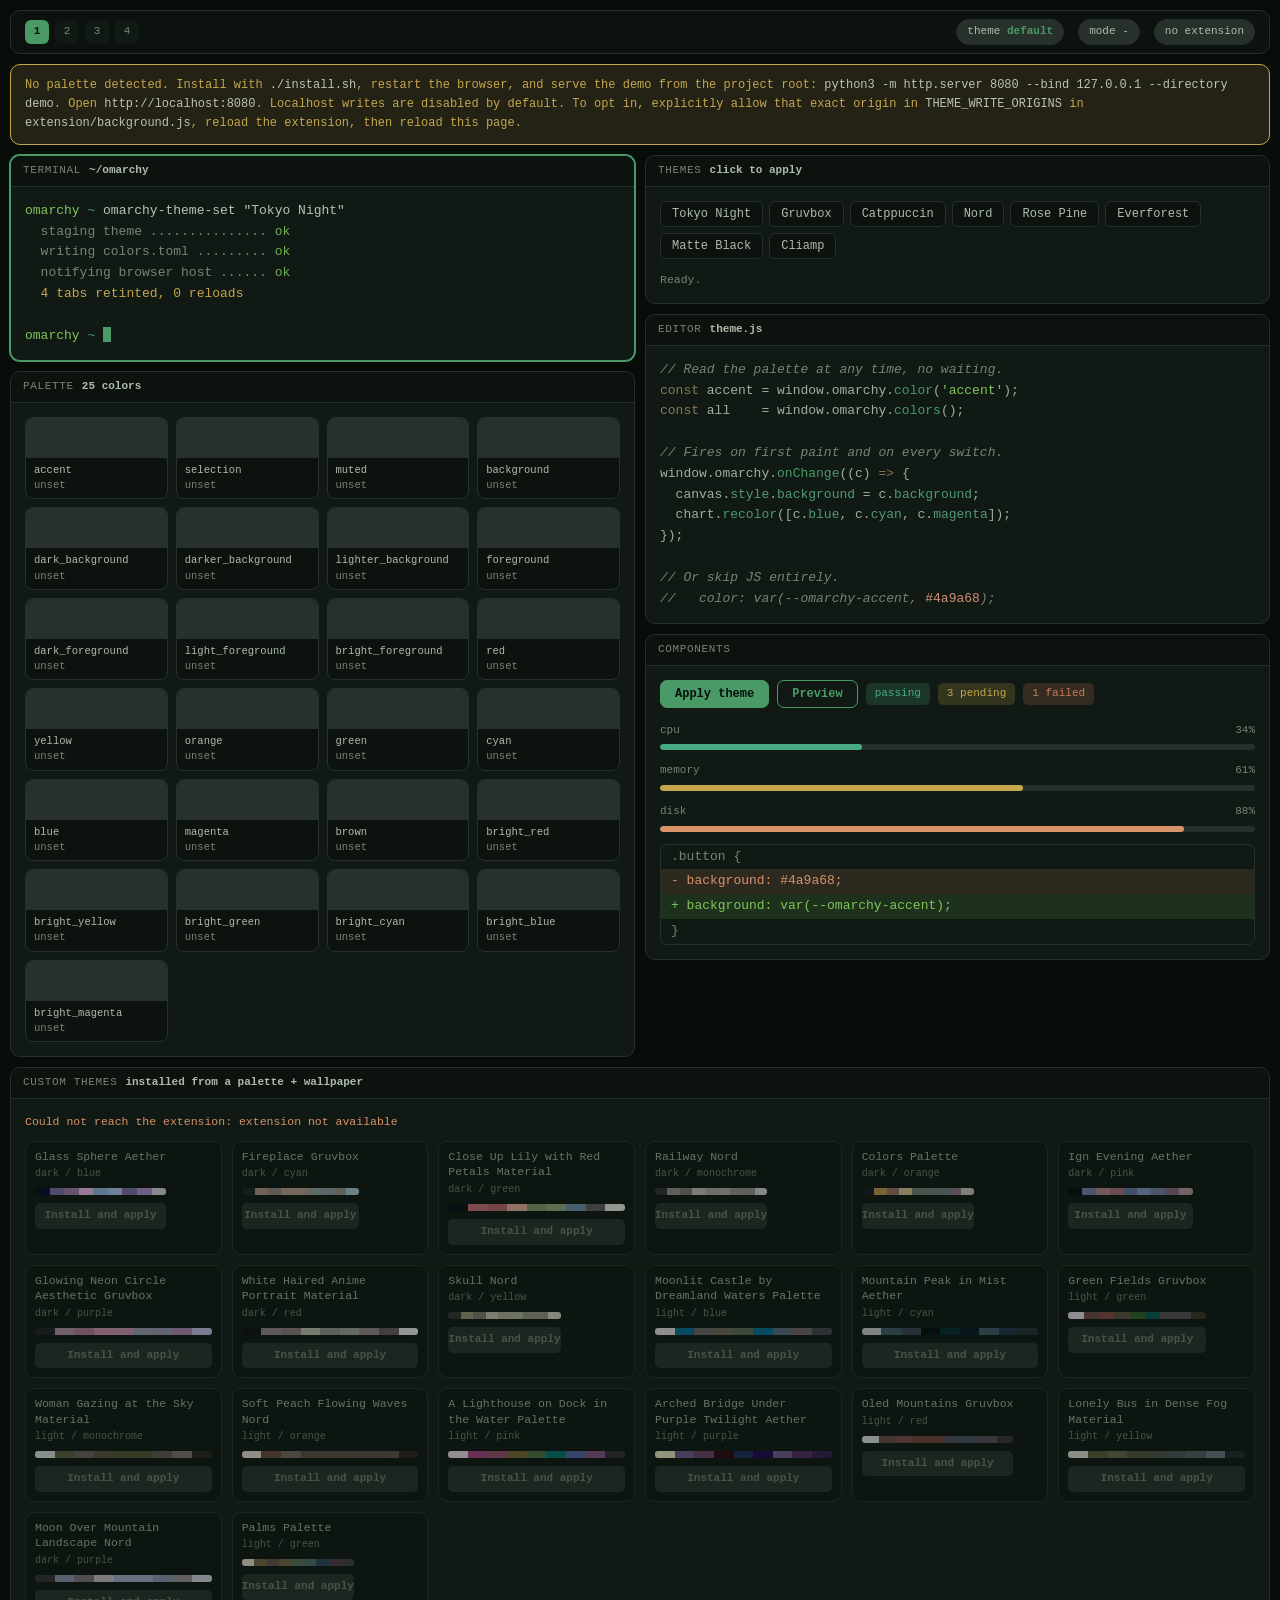
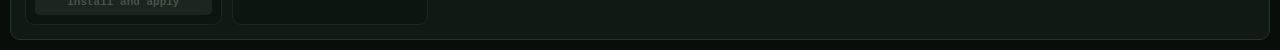
<file: demo/index.html>
<!doctype html>
<html lang="en">
<head>
<meta charset="utf-8">
<meta name="viewport" content="width=device-width, initial-scale=1">
<title>Omarchy Theme Sync | live palette</title>
<style>
  /* Every Omarchy variable is aliased once, with a fallback, so the page still
     looks deliberate on a machine without the extension. Everything below styles
     against the alias and never touches --omarchy-* directly. */
  :root {
    --bg:          var(--omarchy-background,        #101913);
    --bg-dark:     var(--omarchy-dark-background,   #0c130e);
    --bg-darker:   var(--omarchy-darker-background, #080d0a);
    --bg-light:    var(--omarchy-lighter-background,#28302b);
    --fg:          var(--omarchy-foreground,        #a1af9c);
    --fg-dim:      var(--omarchy-dark-foreground,   #798375);
    --fg-light:    var(--omarchy-light-foreground,  #afbbab);
    --fg-bright:   var(--omarchy-bright-foreground, #b9c3b5);
    --accent:      var(--omarchy-accent,            #4a9a68);
    --selection:   var(--omarchy-selection,         #28302b);
    --muted:       var(--omarchy-muted,             #4a684a);
    --red:         var(--omarchy-red,               #c87a5c);
    --yellow:      var(--omarchy-yellow,            #c4a64e);
    --orange:      var(--omarchy-orange,            #d08e74);
    --green:       var(--omarchy-green,             #6aae52);
    --cyan:        var(--omarchy-cyan,              #52987a);
    --blue:        var(--omarchy-blue,              #4a9a68);
    --magenta:     var(--omarchy-magenta,           #8a7856);
    --brown:       var(--omarchy-brown,             #7d5546);
    --b-red:       var(--omarchy-bright-red,        #d89268);
    --b-green:     var(--omarchy-bright-green,      #82c45a);
    --b-cyan:      var(--omarchy-bright-cyan,       #48aa82);

    --gap: 10px;
    --radius: 10px;
    --mono: "CaskaydiaMono Nerd Font", "JetBrainsMono Nerd Font", "Fira Code",
            ui-monospace, SFMono-Regular, Menlo, monospace;
  }

  * { box-sizing: border-box; }

  body {
    margin: 0;
    padding: var(--gap);
    min-height: 100vh;
    background: var(--bg-darker);
    color: var(--fg);
    font: 13px/1.6 var(--mono);
    /* Retint smoothly on a theme switch instead of snapping. */
    transition: background-color .35s ease, color .35s ease;
  }

  /* ---- bar ------------------------------------------------------------- */
  .bar {
    display: flex; align-items: center; gap: 14px;
    padding: 8px 14px; margin-bottom: var(--gap);
    background: var(--bg-dark); border-radius: var(--radius);
    border: 1px solid var(--bg-light);
  }
  .ws { display: flex; gap: 6px; }
  .ws span {
    width: 24px; height: 24px; display: grid; place-items: center;
    border-radius: 6px; color: var(--fg-dim); background: var(--bg);
    font-size: 11px;
  }
  .ws span.on { background: var(--accent); color: var(--bg-darker); font-weight: 700; }
  .bar .spacer { flex: 1; }
  .pill {
    padding: 3px 10px; border-radius: 999px; font-size: 11px;
    background: var(--bg-light); color: var(--fg-light);
    border: 1px solid var(--bg-light);
  }
  #themeName { color: var(--accent); font-weight: 700; }
  .dot { width: 8px; height: 8px; border-radius: 50%; background: var(--fg-dim); }
  .dot.live { background: var(--b-green); box-shadow: 0 0 0 3px color-mix(in srgb, var(--b-green) 25%, transparent); }
  .dot.off  { background: var(--red); }

  /* ---- tiling grid ----------------------------------------------------- */
  .tiles { display: flex; gap: var(--gap); align-items: flex-start; }
  .col { flex: 1; min-width: 0; display: flex; flex-direction: column; gap: var(--gap); }
  @media (max-width: 860px) { .tiles { flex-direction: column; } }

  .win {
    background: var(--bg); border: 1px solid var(--bg-light);
    border-radius: var(--radius); overflow: hidden;
    display: flex; flex-direction: column; min-width: 0;
    transition: border-color .35s ease, background-color .35s ease;
  }
  /* The focused window gets the accent ring, the way a tiling WM marks focus. */
  .win.focus { border-color: var(--accent); box-shadow: 0 0 0 1px var(--accent); }
  .win > header {
    display: flex; align-items: center; gap: 8px;
    padding: 6px 12px; font-size: 11px; letter-spacing: .06em;
    text-transform: uppercase; color: var(--fg-dim);
    background: var(--bg-dark); border-bottom: 1px solid var(--bg-light);
  }
  .win > header b { color: var(--fg-light); font-weight: 600; text-transform: none; letter-spacing: 0; }
  .win .body { padding: 14px; flex: 1; min-width: 0; overflow-x: auto; }

  /* ---- terminal -------------------------------------------------------- */
  .term { white-space: pre-wrap; word-break: break-word; }
  .term .ps { color: var(--b-green); }
  .term .path { color: var(--cyan); }
  .term .cmd { color: var(--fg-bright); }
  .term .ok { color: var(--green); }
  .term .warn { color: var(--yellow); }
  .term .dim { color: var(--fg-dim); }
  .caret {
    display: inline-block; width: 8px; height: 15px; vertical-align: -3px;
    background: var(--accent); animation: blink 1.1s steps(1) infinite;
  }
  @keyframes blink { 50% { opacity: 0; } }

  /* ---- code ------------------------------------------------------------ */
  pre { margin: 0; white-space: pre; }
  .kw { color: var(--magenta); }
  .fn { color: var(--blue); }
  .str { color: var(--b-green); }
  .num { color: var(--orange); }
  .com { color: var(--fg-dim); font-style: italic; }
  .prop { color: var(--cyan); }

  /* ---- swatches -------------------------------------------------------- */
  #swatches { display: grid; grid-template-columns: repeat(auto-fill, minmax(128px, 1fr)); gap: 8px; }
  .sw { border: 1px solid var(--bg-light); border-radius: 8px; overflow: hidden; background: var(--bg-dark); }
  .sw .chip { height: 40px; transition: background-color .35s ease; }
  .sw .meta { padding: 5px 8px; font-size: 10.5px; line-height: 1.45; }
  .sw .k { color: var(--fg-light); display: block; overflow: hidden; text-overflow: ellipsis; }
  .sw .v { color: var(--fg-dim); }

  /* ---- components ------------------------------------------------------ */
  .row { display: flex; flex-wrap: wrap; gap: 8px; align-items: center; margin-bottom: 14px; }
  .btn {
    padding: 6px 14px; border-radius: 7px; border: 1px solid var(--accent);
    background: var(--accent); color: var(--bg-darker); font: 600 12px var(--mono);
    cursor: pointer; transition: background-color .2s ease, color .2s ease;
  }
  .btn.ghost { background: transparent; color: var(--accent); }
  .btn.ghost:hover { background: color-mix(in srgb, var(--accent) 18%, transparent); }
  .tag { padding: 2px 9px; border-radius: 5px; font-size: 11px; }
  .tag.a { background: color-mix(in srgb, var(--b-cyan) 20%, transparent); color: var(--b-cyan); }
  .tag.b { background: color-mix(in srgb, var(--yellow) 20%, transparent); color: var(--yellow); }
  .tag.c { background: color-mix(in srgb, var(--red) 20%, transparent); color: var(--red); }

  .meter { height: 6px; border-radius: 3px; background: var(--bg-light); overflow: hidden; margin: 5px 0 12px; }
  .meter i { display: block; height: 100%; border-radius: 3px; transition: background-color .35s ease; }
  .lbl { display: flex; justify-content: space-between; font-size: 11px; color: var(--fg-dim); }

  .diff { border-radius: 7px; overflow: hidden; border: 1px solid var(--bg-light); }
  .diff div { padding: 2px 10px; }
  .diff .add { background: color-mix(in srgb, var(--green) 16%, transparent); color: var(--b-green); }
  .diff .del { background: color-mix(in srgb, var(--red) 16%, transparent); color: var(--b-red); }
  .diff .ctx { color: var(--fg-dim); }

  /* ---- theme picker --------------------------------------------------- */
  #themeButtons { display: flex; flex-wrap: wrap; gap: 6px; margin-bottom: 12px; }
  .tbtn {
    padding: 5px 11px; border-radius: 6px; font: 12px var(--mono); cursor: pointer;
    background: var(--bg-dark); color: var(--fg-light);
    border: 1px solid var(--bg-light);
    transition: border-color .2s ease, color .2s ease, background-color .2s ease;
  }
  .tbtn:hover { border-color: var(--accent); color: var(--accent); }
  .tbtn:disabled { opacity: .5; cursor: default; }
  .tbtn.current { border-color: var(--accent); background: var(--accent); color: var(--bg-darker); font-weight: 700; }
  #themeStatus { font-size: 11.5px; color: var(--fg-dim); min-height: 1.6em; }
  #themeStatus.ok { color: var(--b-green); }
  #themeStatus.err { color: var(--b-red); }

  /* ---- custom theme gallery ------------------------------------------- */
  #gallery { display: grid; grid-template-columns: repeat(auto-fill, minmax(190px, 1fr)); gap: 10px; }
  .card {
    border: 1px solid var(--bg-light); border-radius: 9px; overflow: hidden;
    background: var(--bg-dark); cursor: pointer; text-align: left; padding: 0;
    font: inherit; color: inherit; display: flex; flex-direction: column;
    transition: border-color .2s ease, transform .12s ease;
  }
  .card:hover:not(:disabled) { border-color: var(--accent); transform: translateY(-2px); }
  .card:disabled { cursor: default; opacity: .55; }
  .card .shot { aspect-ratio: 16 / 9; background: var(--bg-light) center/cover no-repeat; }
  .card .info { padding: 7px 9px 9px; }
  .card .nm {
    font-size: 11.5px; color: var(--fg-light); line-height: 1.35;
    display: -webkit-box; -webkit-line-clamp: 2; -webkit-box-orient: vertical; overflow: hidden;
  }
  .card .tone { font-size: 10px; color: var(--fg-dim); margin-top: 2px; }
  .card .strip { display: flex; height: 7px; margin-top: 6px; border-radius: 3px; overflow: hidden; }
  .card .strip i { flex: 1; }
  .card .apply {
    margin-top: 8px; padding: 4px 0; border-radius: 5px; text-align: center;
    font-size: 11px; font-weight: 700;
    background: var(--accent); color: var(--bg-darker);
  }
  .card:disabled .apply { background: var(--bg-light); color: var(--fg-dim); }
  #galleryStatus { font-size: 11.5px; color: var(--fg-dim); margin-bottom: 10px; min-height: 1.6em; }
  #galleryStatus.ok { color: var(--b-green); }
  #galleryStatus.err { color: var(--b-red); }

  /* ---- change flash ---------------------------------------------------- */
  #flash {
    position: fixed; right: 16px; bottom: 16px; z-index: 10;
    padding: 9px 16px; border-radius: 8px; font-size: 12px;
    background: var(--accent); color: var(--bg-darker); font-weight: 700;
    opacity: 0; transform: translateY(8px); pointer-events: none;
    transition: opacity .25s ease, transform .25s ease;
  }
  #flash.show { opacity: 1; transform: none; }

  #notice {
    display: none; margin-bottom: var(--gap); padding: 11px 14px;
    border-radius: var(--radius); font-size: 12px;
    background: color-mix(in srgb, var(--yellow) 14%, transparent);
    border: 1px solid var(--yellow); color: var(--yellow);
  }
  #notice.show { display: block; }
  #notice code { color: var(--fg-bright); }
</style>
</head>
<body>

<div class="bar">
  <div class="ws"><span class="on">1</span><span>2</span><span>3</span><span>4</span></div>
  <div class="spacer"></div>
  <span class="pill">theme <b id="themeName">-</b></span>
  <span class="pill" id="modePill">mode -</span>
  <span class="pill"><span class="dot" id="statusDot"></span> <span id="statusText">checking</span></span>
</div>

<div id="notice">
  No palette detected. Install with <code>./install.sh</code>, restart the browser, and serve
  the demo from the project root:
  <code>python3 -m http.server 8080 --bind 127.0.0.1 --directory demo</code>.
  Open <code>http://localhost:8080</code>. Localhost writes are disabled by default.
  To opt in, explicitly allow that exact origin in <code>THEME_WRITE_ORIGINS</code> in
  <code>extension/background.js</code>, reload the extension, then reload this page.
</div>

<div class="tiles">
<div class="col">

  <section class="win focus">
    <header>terminal <b>~/omarchy</b></header>
    <div class="body term"><span class="ps">omarchy</span> <span class="path">~</span> <span class="cmd">omarchy-theme-set "Tokyo Night"</span>
<span class="dim">  staging theme ...............</span> <span class="ok">ok</span>
<span class="dim">  writing colors.toml .........</span> <span class="ok">ok</span>
<span class="dim">  notifying browser host ......</span> <span class="ok">ok</span>
<span class="warn">  4 tabs retinted, 0 reloads</span>

<span class="ps">omarchy</span> <span class="path">~</span> <span class="caret"></span></div>
  </section>

  <section class="win">
    <header>palette <b><span id="count">0</span> colors</b></header>
    <div class="body"><div id="swatches"></div></div>
  </section>

</div>
<div class="col">

  <section class="win">
    <header>themes <b>click to apply</b></header>
    <div class="body">
      <div id="themeButtons"></div>
      <div id="themeStatus">Ready.</div>
    </div>
  </section>

  <section class="win">
    <header>editor <b>theme.js</b></header>
    <div class="body"><pre><span class="com">// Read the palette at any time, no waiting.</span>
<span class="kw">const</span> accent = window.omarchy.<span class="fn">color</span>(<span class="str">'accent'</span>);
<span class="kw">const</span> all    = window.omarchy.<span class="fn">colors</span>();

<span class="com">// Fires on first paint and on every switch.</span>
window.omarchy.<span class="fn">onChange</span>((c) <span class="kw">=&gt;</span> {
  canvas.<span class="prop">style</span>.<span class="prop">background</span> = c.<span class="prop">background</span>;
  chart.<span class="fn">recolor</span>([c.<span class="prop">blue</span>, c.<span class="prop">cyan</span>, c.<span class="prop">magenta</span>]);
});

<span class="com">// Or skip JS entirely.</span>
<span class="com">//   color: var(--omarchy-accent, </span><span class="num">#4a9a68</span><span class="com">);</span></pre></div>
  </section>

  <section class="win">
    <header>components</header>
    <div class="body">
      <div class="row">
        <button class="btn">Apply theme</button>
        <button class="btn ghost">Preview</button>
        <span class="tag a">passing</span>
        <span class="tag b">3 pending</span>
        <span class="tag c">1 failed</span>
      </div>

      <div class="lbl"><span>cpu</span><span>34%</span></div>
      <div class="meter"><i style="width:34%;background:var(--b-cyan)"></i></div>
      <div class="lbl"><span>memory</span><span>61%</span></div>
      <div class="meter"><i style="width:61%;background:var(--yellow)"></i></div>
      <div class="lbl"><span>disk</span><span>88%</span></div>
      <div class="meter"><i style="width:88%;background:var(--b-red)"></i></div>

      <div class="diff">
        <div class="ctx">  .button {</div>
        <div class="del">- background: #4a9a68;</div>
        <div class="add">+ background: var(--omarchy-accent);</div>
        <div class="ctx">  }</div>
      </div>
    </div>
  </section>

</div>
</div>

<section class="win" style="margin-top:var(--gap)">
  <header>custom themes <b>installed from a palette + wallpaper</b></header>
  <div class="body">
    <div id="galleryStatus">Loading examples ...</div>
    <div id="gallery"></div>
  </div>
</section>

<div id="flash">palette updated</div>

<script>
  const KNOWN = ['accent','selection','muted','background','dark_background','darker_background',
    'lighter_background','foreground','dark_foreground','light_foreground','bright_foreground',
    'red','yellow','orange','green','cyan','blue','magenta','brown','bright_red','bright_yellow',
    'bright_green','bright_cyan','bright_blue','bright_magenta'];

  const $ = (id) => document.getElementById(id);
  let flashTimer = null;

  // Chrome normalises inline custom properties alphabetically, which splits
  // backgrounds from foregrounds and scatters the ANSI ramp. KNOWN is colors.toml
  // order, so sorting back to it restores the grouping the theme author intended.
  function inThemeOrder(keys) {
    return keys.slice().sort((a, b) => {
      const ia = KNOWN.indexOf(a), ib = KNOWN.indexOf(b);
      return (ia < 0 ? 999 : ia) - (ib < 0 ? 999 : ib) || a.localeCompare(b);
    });
  }

  function paintSwatches(colors) {
    const found = Object.keys(colors);
    const keys = found.length ? inThemeOrder(found) : KNOWN;
    $('count').textContent = keys.length;
    const host = $('swatches');
    host.replaceChildren();

    for (const k of keys) {
      const sw = document.createElement('div');
      sw.className = 'sw';
      const chip = document.createElement('div');
      chip.className = 'chip';
      // Drive the chip off the live variable so it retints even between repaints,
      // and fall back to the alias layer when the extension is absent.
      const cssVar = '--omarchy-' + k.replace(/_/g, '-');
      chip.style.backgroundColor = `var(${CSS.escape(cssVar)}, var(--bg-light))`;

      const meta = document.createElement('div');
      meta.className = 'meta';
      const key = document.createElement('span');
      key.className = 'k';
      key.textContent = k;
      const value = document.createElement('span');
      value.className = 'v';
      value.textContent = colors[k] || 'unset';
      meta.append(key, value);
      sw.append(chip, meta);
      host.appendChild(sw);
    }
  }

  function setStatus(state, text) {
    $('statusDot').className = 'dot' + (state ? ' ' + state : '');
    $('statusText').textContent = text;
  }

  function flash() {
    const el = $('flash');
    el.classList.add('show');
    clearTimeout(flashTimer);
    flashTimer = setTimeout(() => el.classList.remove('show'), 1400);
  }

  function sync(announce) {
    const api = window.omarchy;
    const colors = api ? api.colors() : {};
    const live = Object.keys(colors).length > 0;

    $('themeName').textContent = (api && api.theme) || 'default';
    $('modePill').textContent = 'mode ' + ((api && api.mode) || '-');
    paintSwatches(colors);

    if (live) setStatus('live', 'live');
    else if (api) setStatus('', 'waiting for host');
    else setStatus('off', 'no extension');

    $('notice').classList.toggle('show', !live);
    if (announce && live) {
      flash();
      markCurrent();
      const active = (api && api.theme) || 'unknown';
      if (awaitingApply) {
        setThemeStatus('Applied ' + awaitingApply + '.', 'ok');
        // Record the theme we asked for, not whatever this push carried: the
        // name can lag the colours by one push, and using it here would let the
        // follow-up overwrite the confirmation.
        statusTheme = slug(awaitingApply);
        awaitingApply = null;
      } else if (active !== statusTheme) {
        // Changed from a terminal, or this is the first palette after load.
        // Keep a permission explanation on screen; it outranks a status ping.
        const blocked = document.querySelector('.tbtn[disabled]');
        if (!blocked) setThemeStatus('Theme is ' + active + '.', '');
        statusTheme = active;
      }
    }
  }

  // A spread of installed themes that look clearly different from each other,
  // so a switch is obvious at a glance.
  const DEMO_THEMES = ['Tokyo Night', 'Gruvbox', 'Catppuccin', 'Nord',
                       'Rose Pine', 'Everforest', 'Matte Black', 'Cliamp'];

  const slug = (name) => name.toLowerCase().replace(/ /g, '-');

  // Only a switch this page asked for should be reported as "applied". A palette
  // push also arrives on first load and whenever the theme is changed from a
  // terminal, and claiming credit for those would be a lie.
  let awaitingApply = null;
  // omarchy-theme-set writes more than once per switch (the theme swap, then
  // background and post-theme hooks), so several palette pushes arrive for one
  // change. Tracking what the status already reflects keeps a later duplicate
  // from overwriting the "Applied" confirmation the user just earned.
  let statusTheme = null;

  function markCurrent() {
    const active = (window.omarchy && window.omarchy.theme) || '';
    for (const btn of document.querySelectorAll('.tbtn')) {
      btn.classList.toggle('current', slug(btn.dataset.theme) === active);
    }
  }

  function setThemeStatus(text, cls) {
    const el = $('themeStatus');
    el.textContent = text;
    el.className = cls || '';
  }

  // Origins that may not write get the picker rendered but inert, with the
  // reason shown, rather than buttons that look live and fail on click.
  async function applyWritePermission() {
    if (!window.omarchy || !window.omarchy.canSetTheme) return;

    const permission = await window.omarchy.canSetTheme();
    if (permission.allowed) return;

    for (const btn of document.querySelectorAll('.tbtn')) btn.disabled = true;

    if (permission.error) {
      setThemeStatus('Could not reach the extension: ' + permission.error, 'err');
    } else if (location.protocol === 'file:') {
      // Every local file shares the one opaque file:// origin, so it cannot be
      // allowlisted the way a single localhost port can.
      setThemeStatus(
        'Read-only over file://. From the project root, run: ' +
          'python3 -m http.server 8080 --bind 127.0.0.1 --directory demo' +
          '. Localhost writes remain disabled unless you explicitly allow http://localhost:8080 ' +
          'in THEME_WRITE_ORIGINS in extension/background.js, reload the extension, then reload this page.',
        'err'
      );
    } else {
      setThemeStatus(location.origin + ' is not allowed to set themes. ' +
        'Localhost writes are disabled by default. To opt in, explicitly allow this exact origin ' +
        '(including its port) in THEME_WRITE_ORIGINS in extension/background.js, reload the extension, then reload this page.', 'err');
    }
  }

  function buildPicker() {
    const host = $('themeButtons');
    host.replaceChildren();

    for (const name of DEMO_THEMES) {
      const btn = document.createElement('button');
      btn.className = 'tbtn';
      btn.textContent = name;
      btn.dataset.theme = name;

      btn.addEventListener('click', async () => {
        if (!window.omarchy || !window.omarchy.setTheme) {
          setThemeStatus('Extension not available.', 'err');
          return;
        }
        setThemeStatus('Applying ' + name + ' ...', '');
        awaitingApply = name;
        const result = await window.omarchy.setTheme(name);
        if (result.ok) {
          // The palette that follows is the real confirmation; it arrives on its
          // own through onChange once omarchy-theme-set has written colors.toml.
          setThemeStatus('Requested ' + name + '. Waiting for the palette ...', 'ok');
        } else {
          awaitingApply = null;
          setThemeStatus('Failed: ' + result.error, 'err');
        }
      });

      host.appendChild(btn);
    }
    markCurrent();
  }

  buildPicker();
  applyWritePermission();
  sync(false);

  // ---- custom theme gallery ------------------------------------------------
  function setGalleryStatus(text, cls) {
    const el = $('galleryStatus');
    el.textContent = text;
    el.className = cls || '';
  }

  // A few representative swatches rather than all 46, so the strip reads at a
  // glance and still says something about the palette.
  const STRIP_KEYS = ['background', 'accent', 'red', 'yellow', 'green', 'cyan', 'blue', 'magenta', 'foreground'];

  async function buildGallery() {
    let themes;
    try {
      themes = await (await fetch('themes.json')).json();
    } catch (error) {
      setGalleryStatus('Could not load themes.json.', 'err');
      return;
    }

    const host = $('gallery');
    host.replaceChildren();

    for (const theme of themes) {
      const card = document.createElement('button');
      card.className = 'card';
      card.type = 'button';

      const shot = document.createElement('div');
      shot.className = 'shot';
      shot.style.backgroundImage = `url(${JSON.stringify(String(theme.thumb))})`;
      const info = document.createElement('div');
      info.className = 'info';
      const name = document.createElement('div');
      name.className = 'nm';
      name.textContent = theme.name;
      const tone = document.createElement('div');
      tone.className = 'tone';
      tone.textContent = theme.tone + ' / ' + theme.color;
      const strip = document.createElement('div');
      strip.className = 'strip';
      for (const k of STRIP_KEYS) {
        if (!theme.colors[k]) continue;
        const swatch = document.createElement('i');
        swatch.style.backgroundColor = theme.colors[k];
        strip.appendChild(swatch);
      }
      const apply = document.createElement('div');
      apply.className = 'apply';
      apply.textContent = 'Install and apply';
      let installed = false;
      info.append(name, tone, strip, apply);
      card.append(shot, info);

      card.addEventListener('click', async () => {
        if (!window.omarchy || !window.omarchy.installTheme || !window.omarchy.setTheme) {
          setGalleryStatus('Extension not available.', 'err');
          return;
        }
        const applying = installed;
        setGalleryStatus((applying ? 'Applying ' : 'Downloading wallpaper and installing ') + theme.name + ' ...', '');
        for (const c of document.querySelectorAll('.card')) c.disabled = true;

        // The palette push that follows is the confirmation, same as a switch.
        awaitingApply = theme.name;
        const result = applying
          ? await window.omarchy.setTheme(theme.name)
          : await window.omarchy.installTheme({
              name: theme.name,
              colors: theme.colors,
              backgroundUrl: theme.background,
            });

        for (const c of document.querySelectorAll('.card')) c.disabled = false;
        if (result.ok || result.error === 'theme already exists; use setTheme') {
          installed = true;
          apply.textContent = 'Apply existing';
        }
        if (result.ok) {
          setGalleryStatus((applying ? 'Requested ' : 'Installed ') + result.name + (result.error ? ' (' + result.error + ')' : ''), 'ok');
        } else {
          awaitingApply = null;
          setGalleryStatus('Failed: ' + result.error, 'err');
        }
      });

      host.appendChild(card);
    }

    const permission = window.omarchy && window.omarchy.canSetTheme
      ? await window.omarchy.canSetTheme()
      : { allowed: false, error: 'extension not available' };

    if (!permission.allowed) {
      for (const c of document.querySelectorAll('.card')) c.disabled = true;

      let why;
      if (permission.error) {
        // Never answered. Blaming the origin here would point at the allowlist
        // when the actual fix is reloading the extension.
        why = 'Could not reach the extension: ' + permission.error;
      } else if (location.protocol === 'file:') {
        why = 'Read-only over file://. From the project root, run: ' +
          'python3 -m http.server 8080 --bind 127.0.0.1 --directory demo' +
          '. Localhost writes remain disabled unless you explicitly allow http://localhost:8080 ' +
          'in THEME_WRITE_ORIGINS in extension/background.js, reload the extension, then reload this page.';
      } else {
        why = location.origin + ' is not allowed to install themes. ' +
          'Localhost writes are disabled by default. To opt in, explicitly allow this exact origin ' +
          '(including its port) in THEME_WRITE_ORIGINS in extension/background.js, reload the extension, then reload this page.';
      }
      setGalleryStatus(why, 'err');
    } else {
      setGalleryStatus(themes.length + ' examples. Click one to download its wallpaper and install it.', '');
    }
  }

  buildGallery();

  if (window.omarchy) {
    // Fires on the first application too, which is how the page fills in on a
    // cold profile where the palette lands after load.
    window.omarchy.onChange(() => sync(true));
  }
</script>
</body>
</html>
</file>
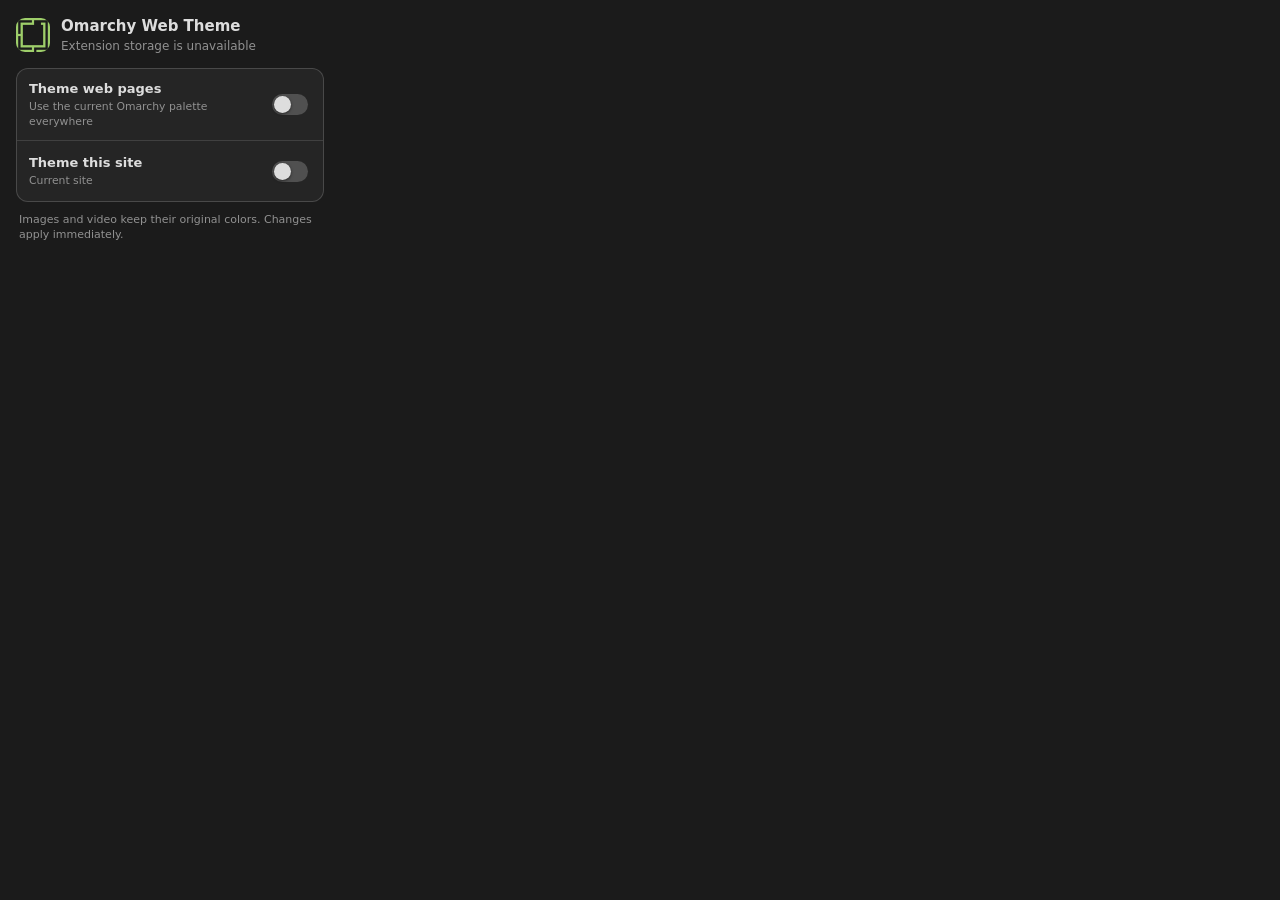
<file: extension/popup.html>
<!doctype html>
<html lang="en">
  <head>
    <meta charset="utf-8">
    <meta name="viewport" content="width=device-width, initial-scale=1">
    <title>Omarchy Web Theme</title>
    <link rel="stylesheet" href="popup.css">
  </head>
  <body>
    <main>
      <header>
        <img src="icon.png" alt="">
        <div>
          <h1>Omarchy Web Theme</h1>
          <p id="theme">Connecting to Omarchy…</p>
        </div>
      </header>

      <section>
        <label class="setting">
          <span><strong>Theme web pages</strong><small>Use the current Omarchy palette everywhere</small></span>
          <input id="global" type="checkbox" role="switch">
        </label>
        <label class="setting" id="siteRow">
          <span><strong>Theme this site</strong><small id="host">Current site</small></span>
          <input id="site" type="checkbox" role="switch">
        </label>
      </section>

      <p class="footnote">Images and video keep their original colors. Changes apply immediately.</p>
    </main>
    <script src="popup.js"></script>
  </body>
</html>
</file>
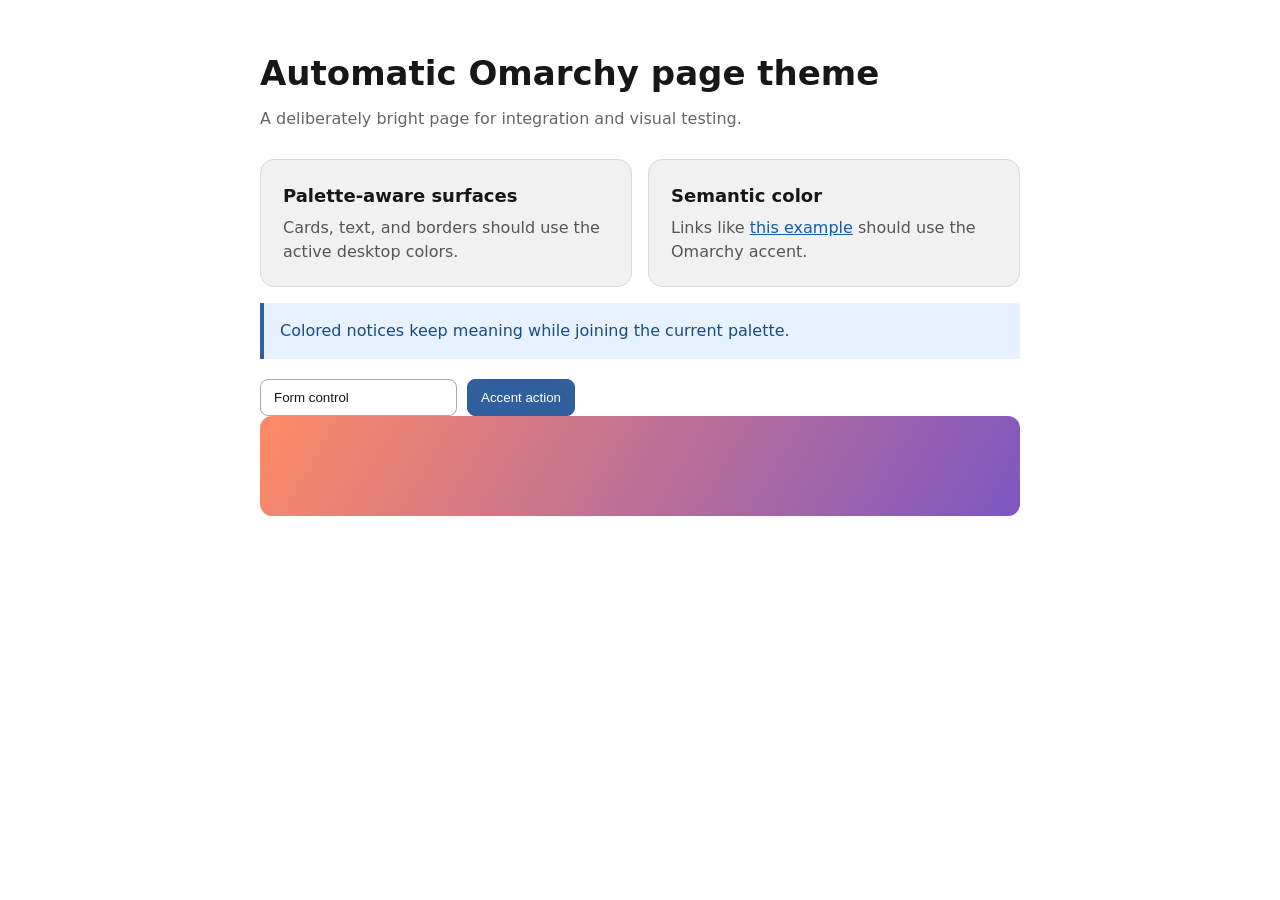
<file: tests/fixtures/visual.html>
<!doctype html>
<html lang="en">
  <head>
    <meta charset="utf-8">
    <meta name="viewport" content="width=device-width, initial-scale=1">
    <title>Omarchy Web Theme fixture</title>
    <style>
      * { box-sizing: border-box; }
      body { margin: 0; padding: 48px; background: #fff; color: #171717; font: 16px/1.5 system-ui, sans-serif; }
      main { width: min(760px, 100%); margin: auto; }
      h1 { margin: 0 0 8px; font-size: 34px; }
      .lede { color: #666; margin: 0 0 28px; }
      .grid { display: grid; grid-template-columns: repeat(2, 1fr); gap: 16px; }
      .card { padding: 22px; border: 1px solid #d8d8d8; border-radius: 14px; background: #f1f1f1; }
      .card h2 { margin: 0 0 7px; font-size: 18px; }
      .card p { margin: 0; color: #555; }
      .notice { margin-top: 16px; padding: 16px; border-left: 4px solid #315f9d; background: #e7f1ff; color: #184d80; }
      .actions { display: flex; gap: 10px; margin-top: 20px; }
      button, input { padding: 10px 13px; border: 1px solid #aaa; border-radius: 8px; background: #fff; color: #171717; }
      button { background: #315f9d; color: #fff; border-color: #315f9d; }
      a { color: #1559b5; }
      .image { height: 100px; border-radius: 12px; background-image: linear-gradient(120deg, #ff8a65, #7e57c2); }
    </style>
  </head>
  <body>
    <main>
      <h1>Automatic Omarchy page theme</h1>
      <p class="lede">A deliberately bright page for integration and visual testing.</p>
      <div class="grid">
        <article class="card"><h2>Palette-aware surfaces</h2><p>Cards, text, and borders should use the active desktop colors.</p></article>
        <article class="card"><h2>Semantic color</h2><p>Links like <a href="#">this example</a> should use the Omarchy accent.</p></article>
      </div>
      <div class="notice">Colored notices keep meaning while joining the current palette.</div>
      <div class="actions"><input value="Form control"><button type="button">Accent action</button></div>
      <div class="image" data-omarchy-ignore title="This gradient should keep its original colors"></div>
    </main>
  </body>
</html>
</file>
<file: extension/popup.css>
:root {
  color-scheme: dark;
  --bg: #1b1b1b;
  --panel: #252525;
  --fg: #dddddd;
  --muted: #919191;
  --accent: #7aa2f7;
  font: 13px/1.35 system-ui, sans-serif;
}

* { box-sizing: border-box; }

body {
  width: 340px;
  margin: 0;
  background: var(--bg);
  color: var(--fg);
}

main { padding: 16px; }

header {
  display: flex;
  align-items: center;
  gap: 11px;
  margin-bottom: 14px;
}

header img { width: 34px; height: 34px; border-radius: 9px; }
h1 { margin: 0; font-size: 15px; font-weight: 700; }
p { margin: 0; }
#theme { margin-top: 2px; color: var(--muted); font-size: 12px; }

section {
  overflow: hidden;
  border: 1px solid color-mix(in srgb, var(--muted) 34%, transparent);
  border-radius: 12px;
  background: var(--panel);
}

.setting {
  display: flex;
  min-height: 61px;
  align-items: center;
  justify-content: space-between;
  gap: 16px;
  padding: 11px 12px;
}

.setting + .setting { border-top: 1px solid color-mix(in srgb, var(--muted) 25%, transparent); }
.setting span { display: grid; gap: 2px; }
.setting small { color: var(--muted); }
.setting.disabled { opacity: .48; }

input[role="switch"] {
  appearance: none;
  width: 36px;
  height: 21px;
  flex: 0 0 auto;
  border-radius: 999px;
  background: color-mix(in srgb, var(--muted) 45%, var(--bg));
  cursor: pointer;
  transition: background-color 140ms ease;
}

input[role="switch"]::before {
  content: "";
  display: block;
  width: 17px;
  height: 17px;
  margin: 2px;
  border-radius: 50%;
  background: var(--fg);
  box-shadow: 0 1px 3px #0008;
  transition: transform 140ms ease;
}

input[role="switch"]:checked { background: var(--accent); }
input[role="switch"]:checked::before { transform: translateX(15px); }
input[role="switch"]:focus-visible { outline: 2px solid var(--accent); outline-offset: 2px; }
input[role="switch"]:disabled { cursor: not-allowed; }

.footnote {
  margin: 11px 3px 0;
  color: var(--muted);
  font-size: 11px;
}
</file>
